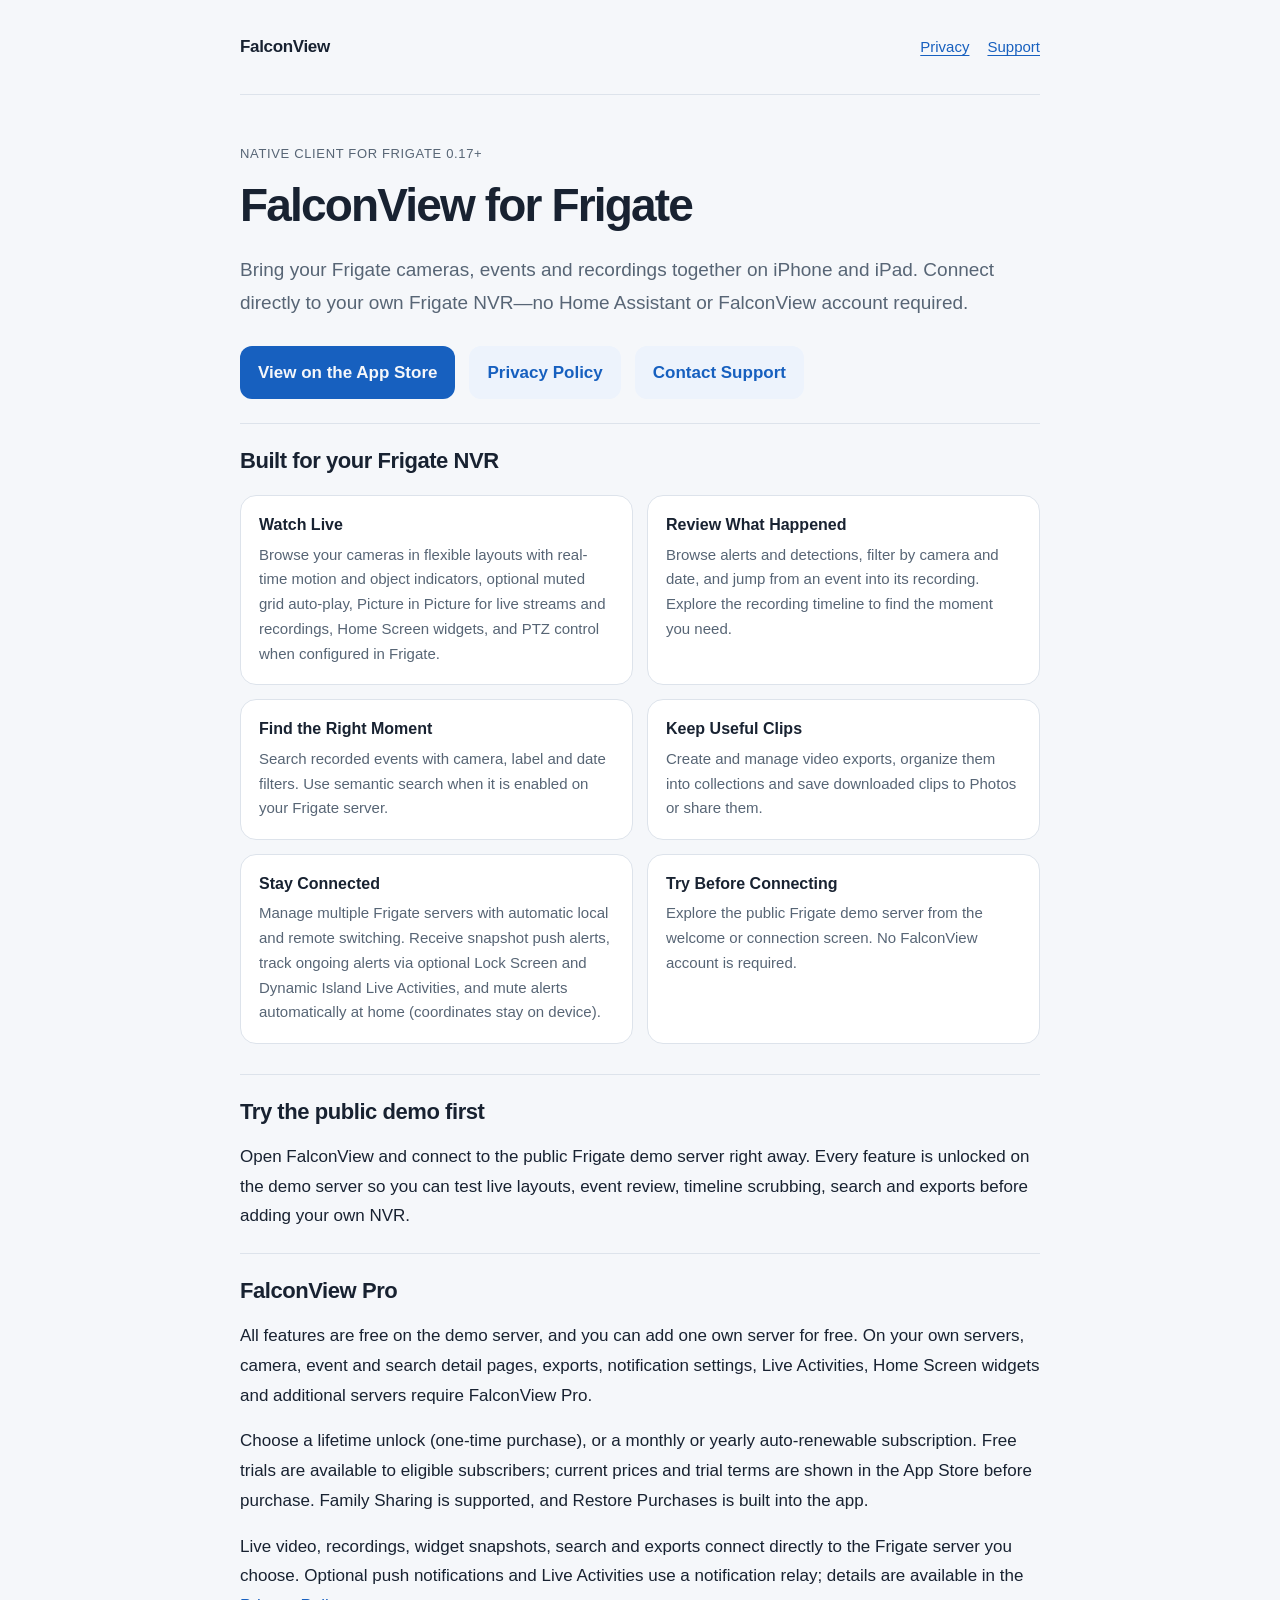
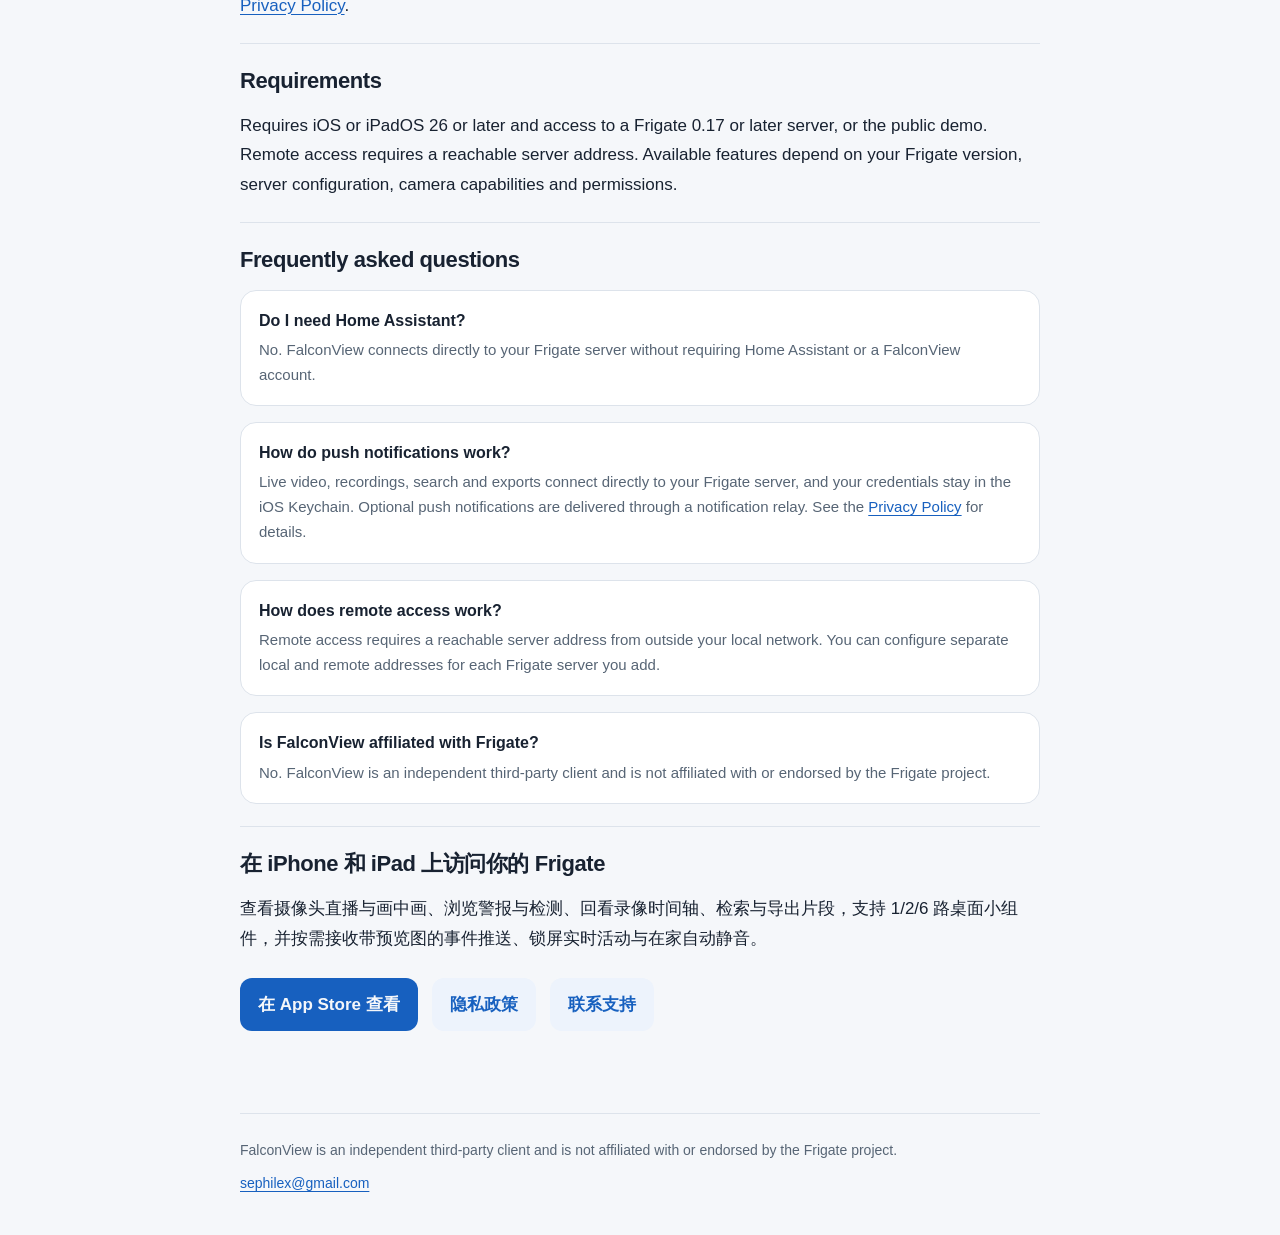
<file: index.html>
<!doctype html>
<html lang="en">
<head>
  <meta charset="utf-8">
  <meta name="viewport" content="width=device-width, initial-scale=1">
  <meta name="description" content="FalconView for Frigate is a native iPhone and iPad client for Frigate 0.17+ with live view, review timeline, search, exports, and optional push notifications—no Home Assistant or account required.">
  <meta property="og:type" content="website">
  <meta property="og:title" content="FalconView for Frigate">
  <meta property="og:description" content="A native iPhone and iPad client for your Frigate NVR. Watch live, revisit moments, search events, and save clips—without Home Assistant or an account.">
  <title>FalconView for Frigate</title>
  <link rel="stylesheet" href="styles.css">
</head>
<body>
  <a class="skip" href="#main">Skip to content</a>
  <header><a class="brand" href="./">FalconView</a><nav aria-label="Pages"><a href="privacy/">Privacy</a><a href="support/">Support</a></nav></header>
  <main id="main">
    <p class="eyebrow">NATIVE CLIENT FOR FRIGATE 0.17+</p>
    <h1>FalconView for Frigate</h1>
    <p class="intro">Bring your Frigate cameras, events and recordings together on iPhone and iPad. Connect directly to your own Frigate NVR—no Home Assistant or FalconView account required.</p>
    <div class="actions">
      <a class="action primary" href="https://apps.apple.com/app/id6818516011">View on the App Store</a>
      <a class="action" href="privacy/">Privacy Policy</a>
      <a class="action" href="support/">Contact Support</a>
    </div>

    <section aria-labelledby="features-heading">
      <h2 id="features-heading">Built for your Frigate NVR</h2>
      <div class="features">
        <div class="feature">
          <h3>Watch Live</h3>
          <p>Browse your cameras in flexible layouts with real-time motion and object indicators, optional muted grid auto-play, Picture in Picture for live streams and recordings, Home Screen widgets, and PTZ control when configured in Frigate.</p>
        </div>
        <div class="feature">
          <h3>Review What Happened</h3>
          <p>Browse alerts and detections, filter by camera and date, and jump from an event into its recording. Explore the recording timeline to find the moment you need.</p>
        </div>
        <div class="feature">
          <h3>Find the Right Moment</h3>
          <p>Search recorded events with camera, label and date filters. Use semantic search when it is enabled on your Frigate server.</p>
        </div>
        <div class="feature">
          <h3>Keep Useful Clips</h3>
          <p>Create and manage video exports, organize them into collections and save downloaded clips to Photos or share them.</p>
        </div>
        <div class="feature">
          <h3>Stay Connected</h3>
          <p>Manage multiple Frigate servers with automatic local and remote switching. Receive snapshot push alerts, track ongoing alerts via optional Lock Screen and Dynamic Island Live Activities, and mute alerts automatically at home (coordinates stay on device).</p>
        </div>
        <div class="feature">
          <h3>Try Before Connecting</h3>
          <p>Explore the public Frigate demo server from the welcome or connection screen. No FalconView account is required.</p>
        </div>
      </div>
    </section>

    <section aria-labelledby="demo-heading">
      <h2 id="demo-heading">Try the public demo first</h2>
      <p>Open FalconView and connect to the public Frigate demo server right away. Every feature is unlocked on the demo server so you can test live layouts, event review, timeline scrubbing, search and exports before adding your own NVR.</p>
    </section>

    <section aria-labelledby="pro-heading">
      <h2 id="pro-heading">FalconView Pro</h2>
      <p>All features are free on the demo server, and you can add one own server for free. On your own servers, camera, event and search detail pages, exports, notification settings, Live Activities, Home Screen widgets and additional servers require FalconView Pro.</p>
      <p>Choose a lifetime unlock (one-time purchase), or a monthly or yearly auto-renewable subscription. Free trials are available to eligible subscribers; current prices and trial terms are shown in the App Store before purchase. Family Sharing is supported, and Restore Purchases is built into the app.</p>
      <p>Live video, recordings, widget snapshots, search and exports connect directly to the Frigate server you choose. Optional push notifications and Live Activities use a notification relay; details are available in the <a href="privacy/">Privacy Policy</a>.</p>
    </section>

    <section aria-labelledby="requirements-heading">
      <h2 id="requirements-heading">Requirements</h2>
      <p>Requires iOS or iPadOS 26 or later and access to a Frigate 0.17 or later server, or the public demo. Remote access requires a reachable server address. Available features depend on your Frigate version, server configuration, camera capabilities and permissions.</p>
    </section>

    <section aria-labelledby="faq-heading">
      <h2 id="faq-heading">Frequently asked questions</h2>
      <div class="faq">
        <div class="faq-item">
          <h3>Do I need Home Assistant?</h3>
          <p>No. FalconView connects directly to your Frigate server without requiring Home Assistant or a FalconView account.</p>
        </div>
        <div class="faq-item">
          <h3>How do push notifications work?</h3>
          <p>Live video, recordings, search and exports connect directly to your Frigate server, and your credentials stay in the iOS Keychain. Optional push notifications are delivered through a notification relay. See the <a href="privacy/">Privacy Policy</a> for details.</p>
        </div>
        <div class="faq-item">
          <h3>How does remote access work?</h3>
          <p>Remote access requires a reachable server address from outside your local network. You can configure separate local and remote addresses for each Frigate server you add.</p>
        </div>
        <div class="faq-item">
          <h3>Is FalconView affiliated with Frigate?</h3>
          <p>No. FalconView is an independent third-party client and is not affiliated with or endorsed by the Frigate project.</p>
        </div>
      </div>
    </section>

    <section lang="zh-Hans" aria-labelledby="zh-heading">
      <h2 id="zh-heading">在 iPhone 和 iPad 上访问你的 Frigate</h2>
      <p>查看摄像头直播与画中画、浏览警报与检测、回看录像时间轴、检索与导出片段，支持 1/2/6 路桌面小组件，并按需接收带预览图的事件推送、锁屏实时活动与在家自动静音。</p>
      <div class="actions">
        <a class="action primary" href="https://apps.apple.com/app/id6818516011">在 App Store 查看</a>
        <a class="action" href="zh/privacy/">隐私政策</a>
        <a class="action" href="zh/support/">联系支持</a>
      </div>
    </section>
  </main>
  <footer><p>FalconView is an independent third-party client and is not affiliated with or endorsed by the Frigate project.</p><a href="mailto:sephilex@gmail.com">sephilex@gmail.com</a></footer>
</body>
</html>
</file>
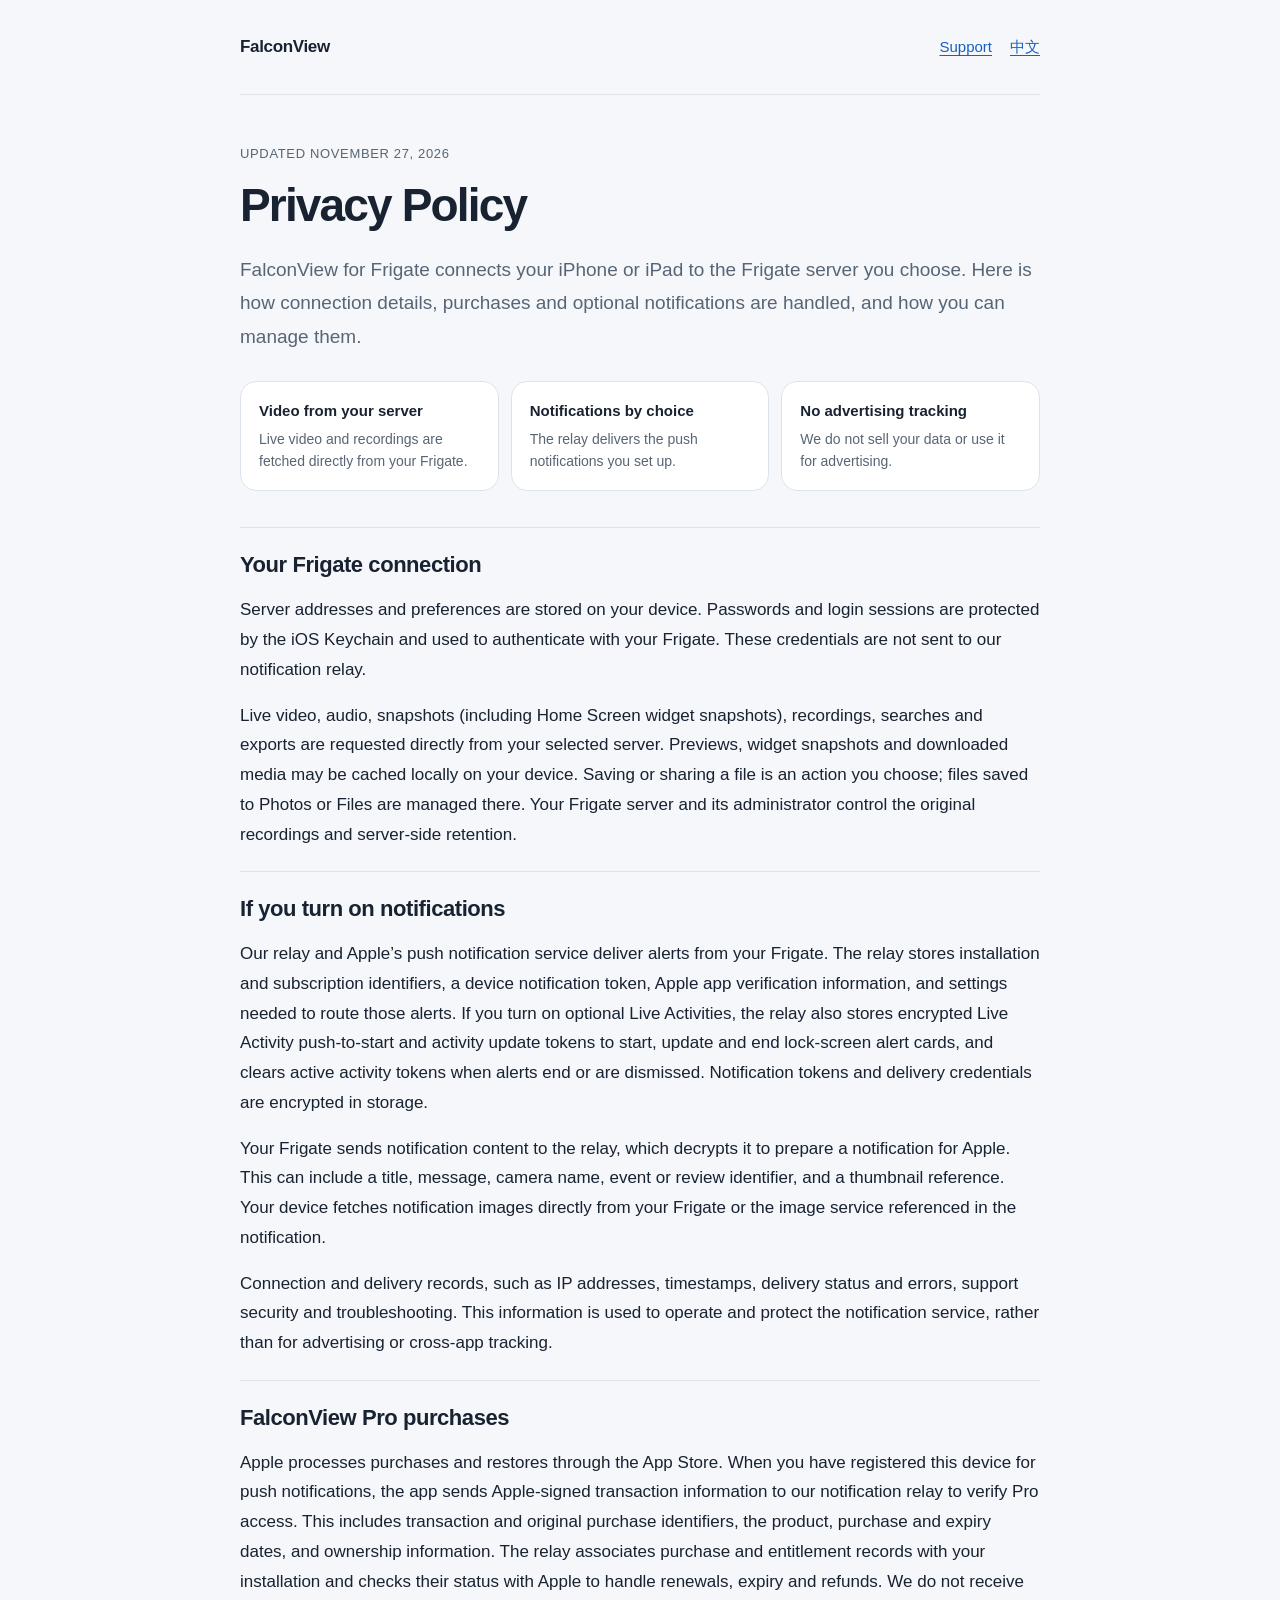
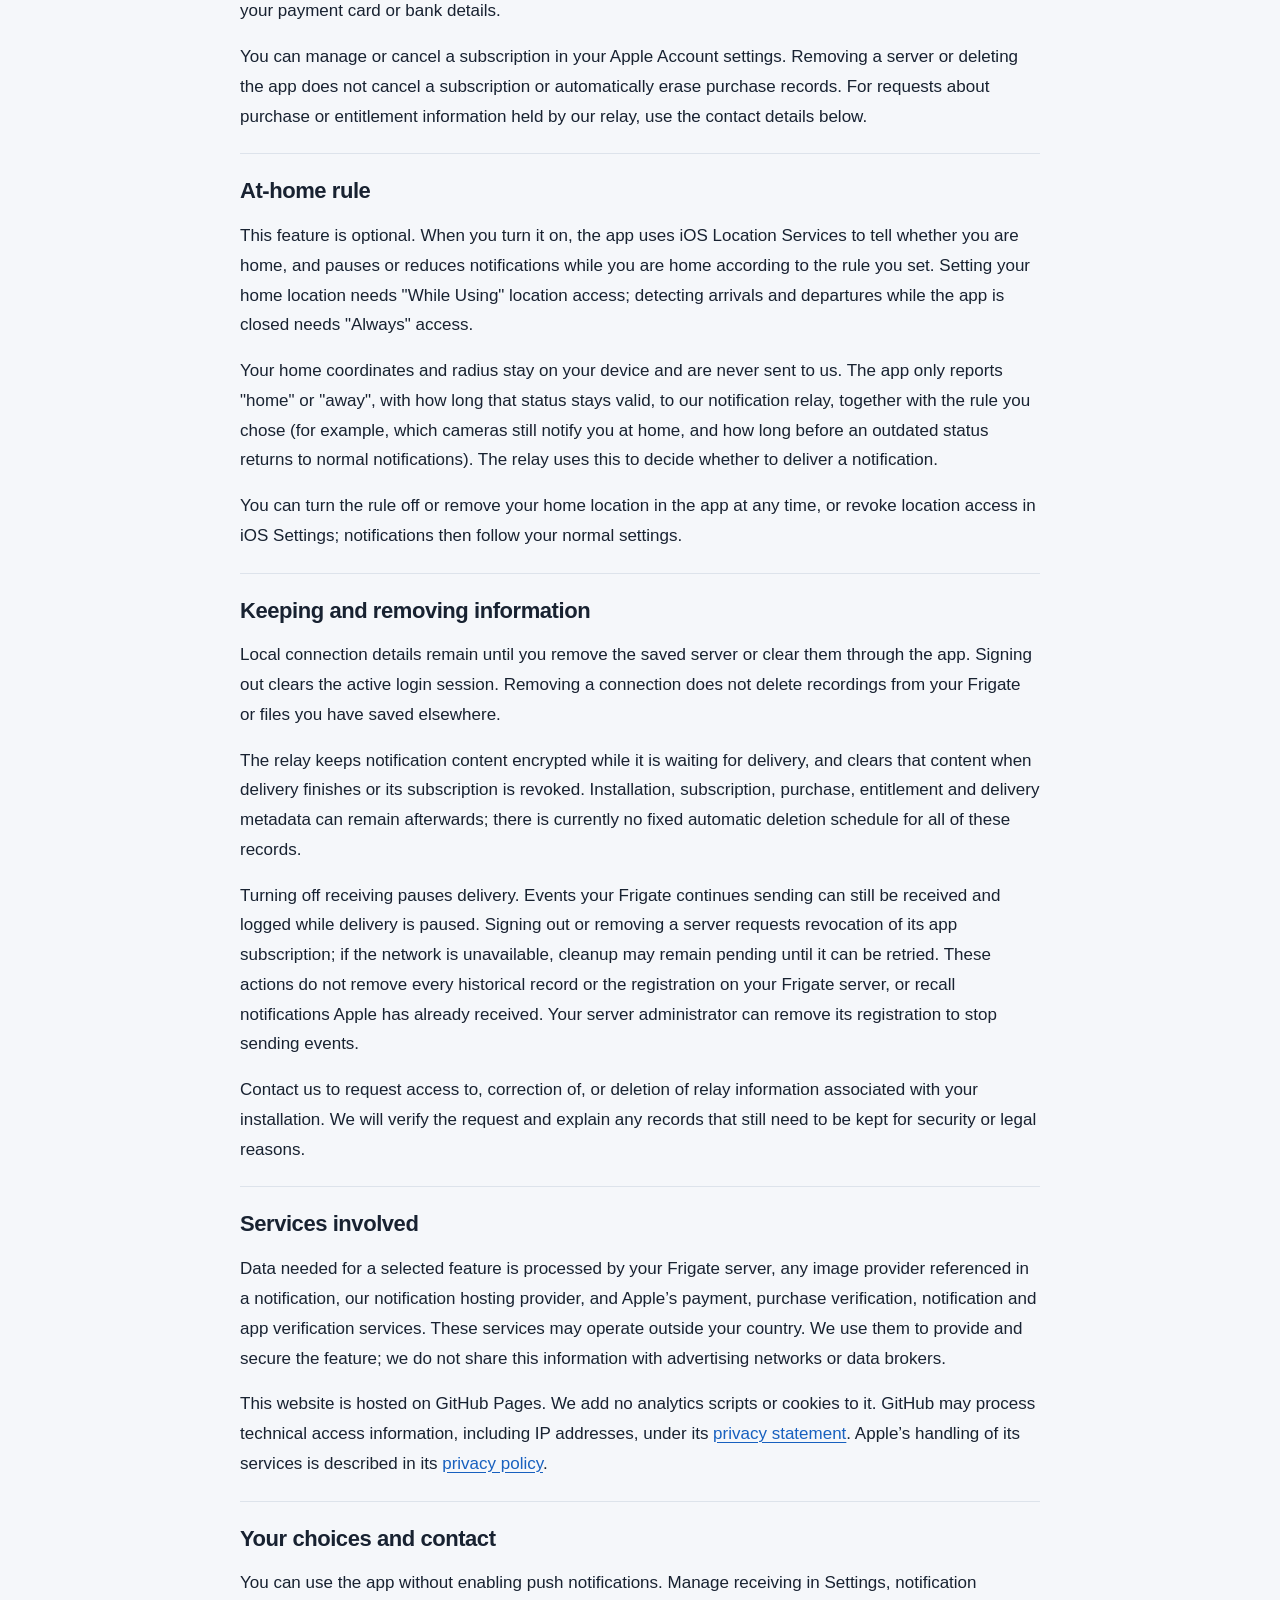
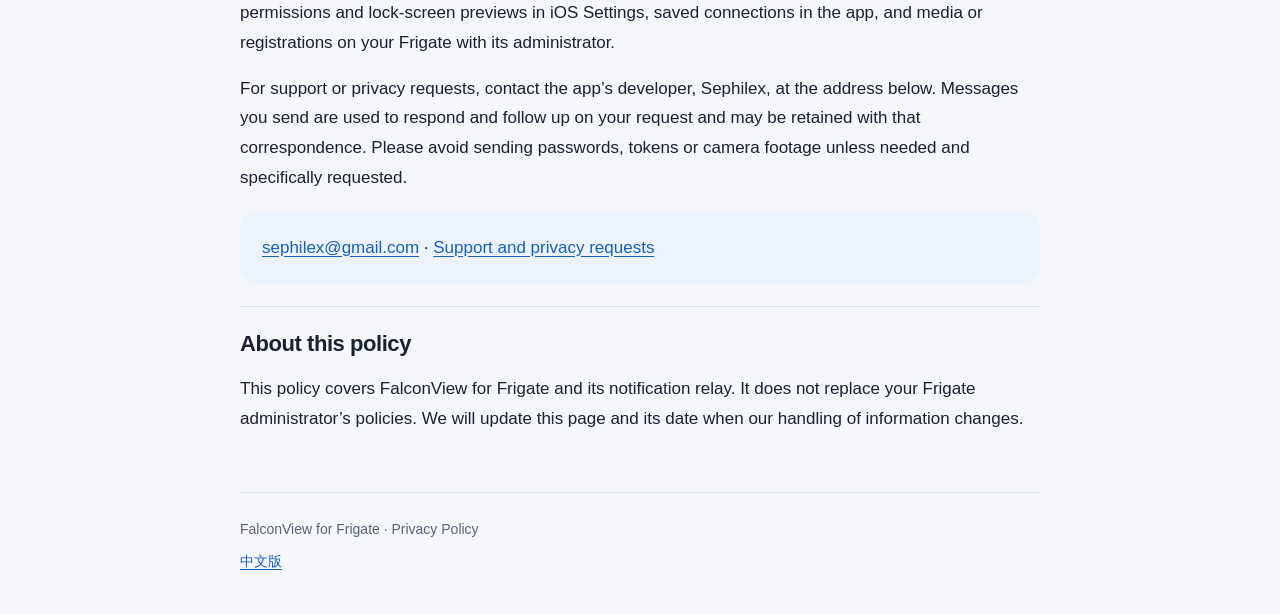
<file: privacy/index.html>
<!doctype html>
<html lang="en">
<head>
  <meta charset="utf-8">
  <meta name="viewport" content="width=device-width, initial-scale=1">
  <meta name="description" content="How FalconView handles your Frigate connection, optional notifications, and privacy choices.">
  <title>Privacy Policy · FalconView</title>
  <link rel="stylesheet" href="../styles.css">
  <link rel="alternate" hreflang="zh-Hans" href="../zh/privacy/">
</head>
<body>
  <a class="skip" href="#main">Skip to content</a>
  <header><a class="brand" href="../">FalconView</a><nav aria-label="Pages"><a href="../support/">Support</a><a href="../zh/privacy/" lang="zh-Hans">中文</a></nav></header>
  <main id="main">
    <p class="eyebrow">UPDATED NOVEMBER 27, 2026</p>
    <h1>Privacy Policy</h1>
    <p class="intro">FalconView for Frigate connects your iPhone or iPad to the Frigate server you choose. Here is how connection details, purchases and optional notifications are handled, and how you can manage them.</p>
    <div class="highlights" aria-label="At a glance">
      <div class="highlight"><strong>Video from your server</strong><span>Live video and recordings are fetched directly from your Frigate.</span></div>
      <div class="highlight"><strong>Notifications by choice</strong><span>The relay delivers the push notifications you set up.</span></div>
      <div class="highlight"><strong>No advertising tracking</strong><span>We do not sell your data or use it for advertising.</span></div>
    </div>
    <section>
      <h2>Your Frigate connection</h2>
      <p>Server addresses and preferences are stored on your device. Passwords and login sessions are protected by the iOS Keychain and used to authenticate with your Frigate. These credentials are not sent to our notification relay.</p>
      <p>Live video, audio, snapshots (including Home Screen widget snapshots), recordings, searches and exports are requested directly from your selected server. Previews, widget snapshots and downloaded media may be cached locally on your device. Saving or sharing a file is an action you choose; files saved to Photos or Files are managed there. Your Frigate server and its administrator control the original recordings and server-side retention.</p>
    </section>
    <section>
      <h2>If you turn on notifications</h2>
      <p>Our relay and Apple’s push notification service deliver alerts from your Frigate. The relay stores installation and subscription identifiers, a device notification token, Apple app verification information, and settings needed to route those alerts. If you turn on optional Live Activities, the relay also stores encrypted Live Activity push-to-start and activity update tokens to start, update and end lock-screen alert cards, and clears active activity tokens when alerts end or are dismissed. Notification tokens and delivery credentials are encrypted in storage.</p>
      <p>Your Frigate sends notification content to the relay, which decrypts it to prepare a notification for Apple. This can include a title, message, camera name, event or review identifier, and a thumbnail reference. Your device fetches notification images directly from your Frigate or the image service referenced in the notification.</p>
      <p>Connection and delivery records, such as IP addresses, timestamps, delivery status and errors, support security and troubleshooting. This information is used to operate and protect the notification service, rather than for advertising or cross-app tracking.</p>
    </section>
    <section>
      <h2>FalconView Pro purchases</h2>
      <p>Apple processes purchases and restores through the App Store. When you have registered this device for push notifications, the app sends Apple-signed transaction information to our notification relay to verify Pro access. This includes transaction and original purchase identifiers, the product, purchase and expiry dates, and ownership information. The relay associates purchase and entitlement records with your installation and checks their status with Apple to handle renewals, expiry and refunds. We do not receive your payment card or bank details.</p>
      <p>You can manage or cancel a subscription in your Apple Account settings. Removing a server or deleting the app does not cancel a subscription or automatically erase purchase records. For requests about purchase or entitlement information held by our relay, use the contact details below.</p>
    </section>
    <section>
      <h2>At-home rule</h2>
      <p>This feature is optional. When you turn it on, the app uses iOS Location Services to tell whether you are home, and pauses or reduces notifications while you are home according to the rule you set. Setting your home location needs "While Using" location access; detecting arrivals and departures while the app is closed needs "Always" access.</p>
      <p>Your home coordinates and radius stay on your device and are never sent to us. The app only reports "home" or "away", with how long that status stays valid, to our notification relay, together with the rule you chose (for example, which cameras still notify you at home, and how long before an outdated status returns to normal notifications). The relay uses this to decide whether to deliver a notification.</p>
      <p>You can turn the rule off or remove your home location in the app at any time, or revoke location access in iOS Settings; notifications then follow your normal settings.</p>
    </section>
    <section>
      <h2>Keeping and removing information</h2>
      <p>Local connection details remain until you remove the saved server or clear them through the app. Signing out clears the active login session. Removing a connection does not delete recordings from your Frigate or files you have saved elsewhere.</p>
      <p>The relay keeps notification content encrypted while it is waiting for delivery, and clears that content when delivery finishes or its subscription is revoked. Installation, subscription, purchase, entitlement and delivery metadata can remain afterwards; there is currently no fixed automatic deletion schedule for all of these records.</p>
      <p>Turning off receiving pauses delivery. Events your Frigate continues sending can still be received and logged while delivery is paused. Signing out or removing a server requests revocation of its app subscription; if the network is unavailable, cleanup may remain pending until it can be retried. These actions do not remove every historical record or the registration on your Frigate server, or recall notifications Apple has already received. Your server administrator can remove its registration to stop sending events.</p>
      <p>Contact us to request access to, correction of, or deletion of relay information associated with your installation. We will verify the request and explain any records that still need to be kept for security or legal reasons.</p>
    </section>
    <section>
      <h2>Services involved</h2>
      <p>Data needed for a selected feature is processed by your Frigate server, any image provider referenced in a notification, our notification hosting provider, and Apple’s payment, purchase verification, notification and app verification services. These services may operate outside your country. We use them to provide and secure the feature; we do not share this information with advertising networks or data brokers.</p>
      <p>This website is hosted on GitHub Pages. We add no analytics scripts or cookies to it. GitHub may process technical access information, including IP addresses, under its <a href="https://docs.github.com/en/site-policy/privacy-policies/github-general-privacy-statement">privacy statement</a>. Apple’s handling of its services is described in its <a href="https://www.apple.com/legal/privacy/">privacy policy</a>.</p>
    </section>
    <section>
      <h2>Your choices and contact</h2>
      <p>You can use the app without enabling push notifications. Manage receiving in Settings, notification permissions and lock-screen previews in iOS Settings, saved connections in the app, and media or registrations on your Frigate with its administrator.</p>
      <p>For support or privacy requests, contact the app’s developer, Sephilex, at the address below. Messages you send are used to respond and follow up on your request and may be retained with that correspondence. Please avoid sending passwords, tokens or camera footage unless needed and specifically requested.</p>
      <div class="contact"><a href="mailto:sephilex@gmail.com">sephilex@gmail.com</a> · <a href="../support/">Support and privacy requests</a></div>
    </section>
    <section>
      <h2>About this policy</h2>
      <p>This policy covers FalconView for Frigate and its notification relay. It does not replace your Frigate administrator’s policies. We will update this page and its date when our handling of information changes.</p>
    </section>
  </main>
  <footer><p>FalconView for Frigate · Privacy Policy</p><a href="../zh/privacy/" lang="zh-Hans">中文版</a></footer>
</body>
</html>
</file>
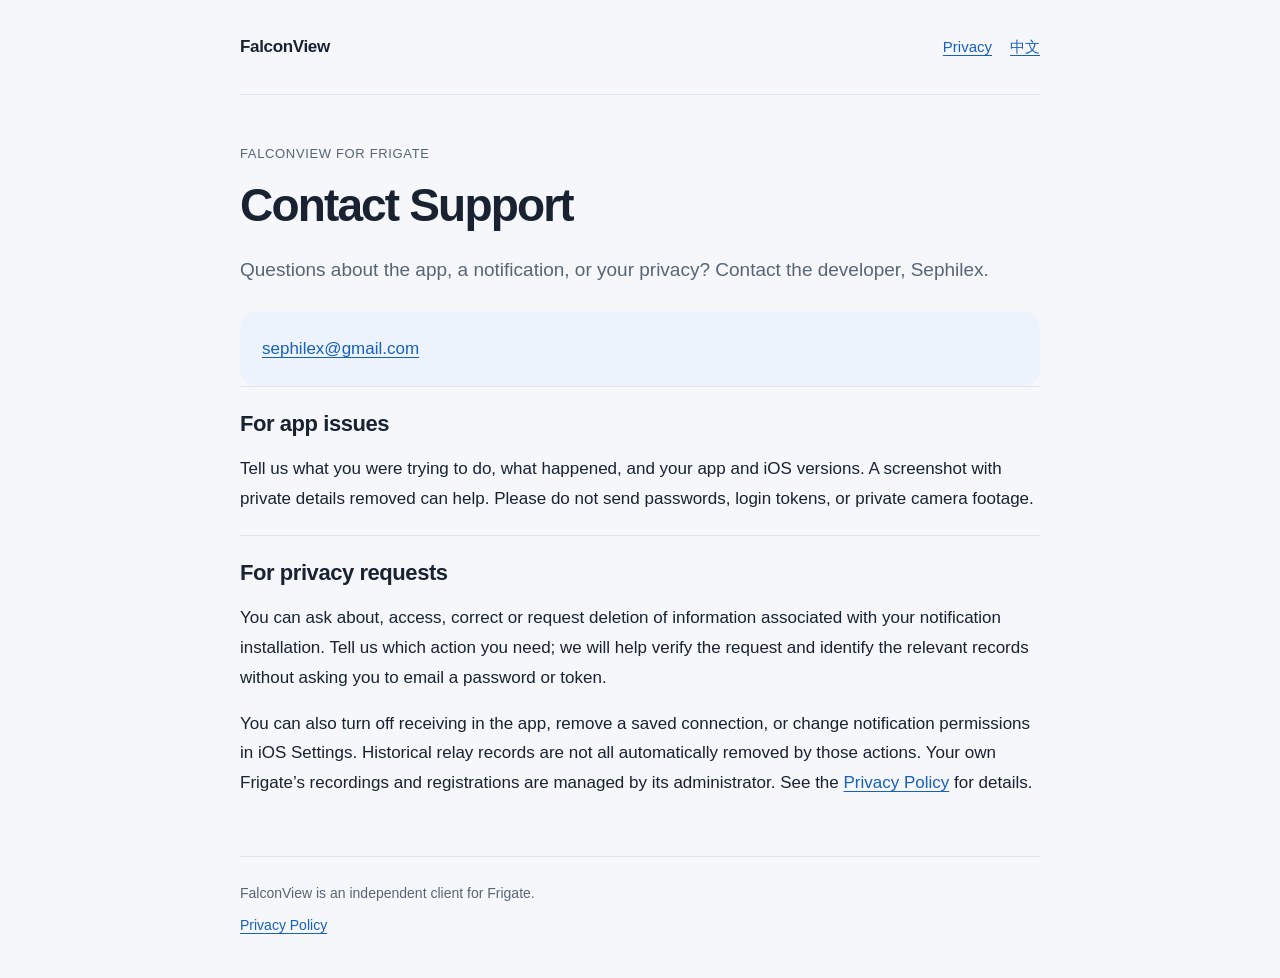
<file: support/index.html>
<!doctype html>
<html lang="en">
<head>
  <meta charset="utf-8">
  <meta name="viewport" content="width=device-width, initial-scale=1">
  <meta name="description" content="Contact the developer of FalconView for Frigate for support or privacy requests.">
  <title>Support · FalconView</title>
  <link rel="stylesheet" href="../styles.css">
  <link rel="alternate" hreflang="zh-Hans" href="../zh/support/">
</head>
<body>
  <a class="skip" href="#main">Skip to content</a>
  <header><a class="brand" href="../">FalconView</a><nav aria-label="Pages"><a href="../privacy/">Privacy</a><a href="../zh/support/" lang="zh-Hans">中文</a></nav></header>
  <main id="main">
    <p class="eyebrow">FALCONVIEW FOR FRIGATE</p>
    <h1>Contact Support</h1>
    <p class="intro">Questions about the app, a notification, or your privacy? Contact the developer, Sephilex.</p>
    <div class="contact"><a href="mailto:sephilex@gmail.com">sephilex@gmail.com</a></div>
    <section>
      <h2>For app issues</h2>
      <p>Tell us what you were trying to do, what happened, and your app and iOS versions. A screenshot with private details removed can help. Please do not send passwords, login tokens, or private camera footage.</p>
    </section>
    <section id="privacy">
      <h2>For privacy requests</h2>
      <p>You can ask about, access, correct or request deletion of information associated with your notification installation. Tell us which action you need; we will help verify the request and identify the relevant records without asking you to email a password or token.</p>
      <p>You can also turn off receiving in the app, remove a saved connection, or change notification permissions in iOS Settings. Historical relay records are not all automatically removed by those actions. Your own Frigate’s recordings and registrations are managed by its administrator. See the <a href="../privacy/">Privacy Policy</a> for details.</p>
    </section>
  </main>
  <footer><p>FalconView is an independent client for Frigate.</p><a href="../privacy/">Privacy Policy</a></footer>
</body>
</html>
</file>
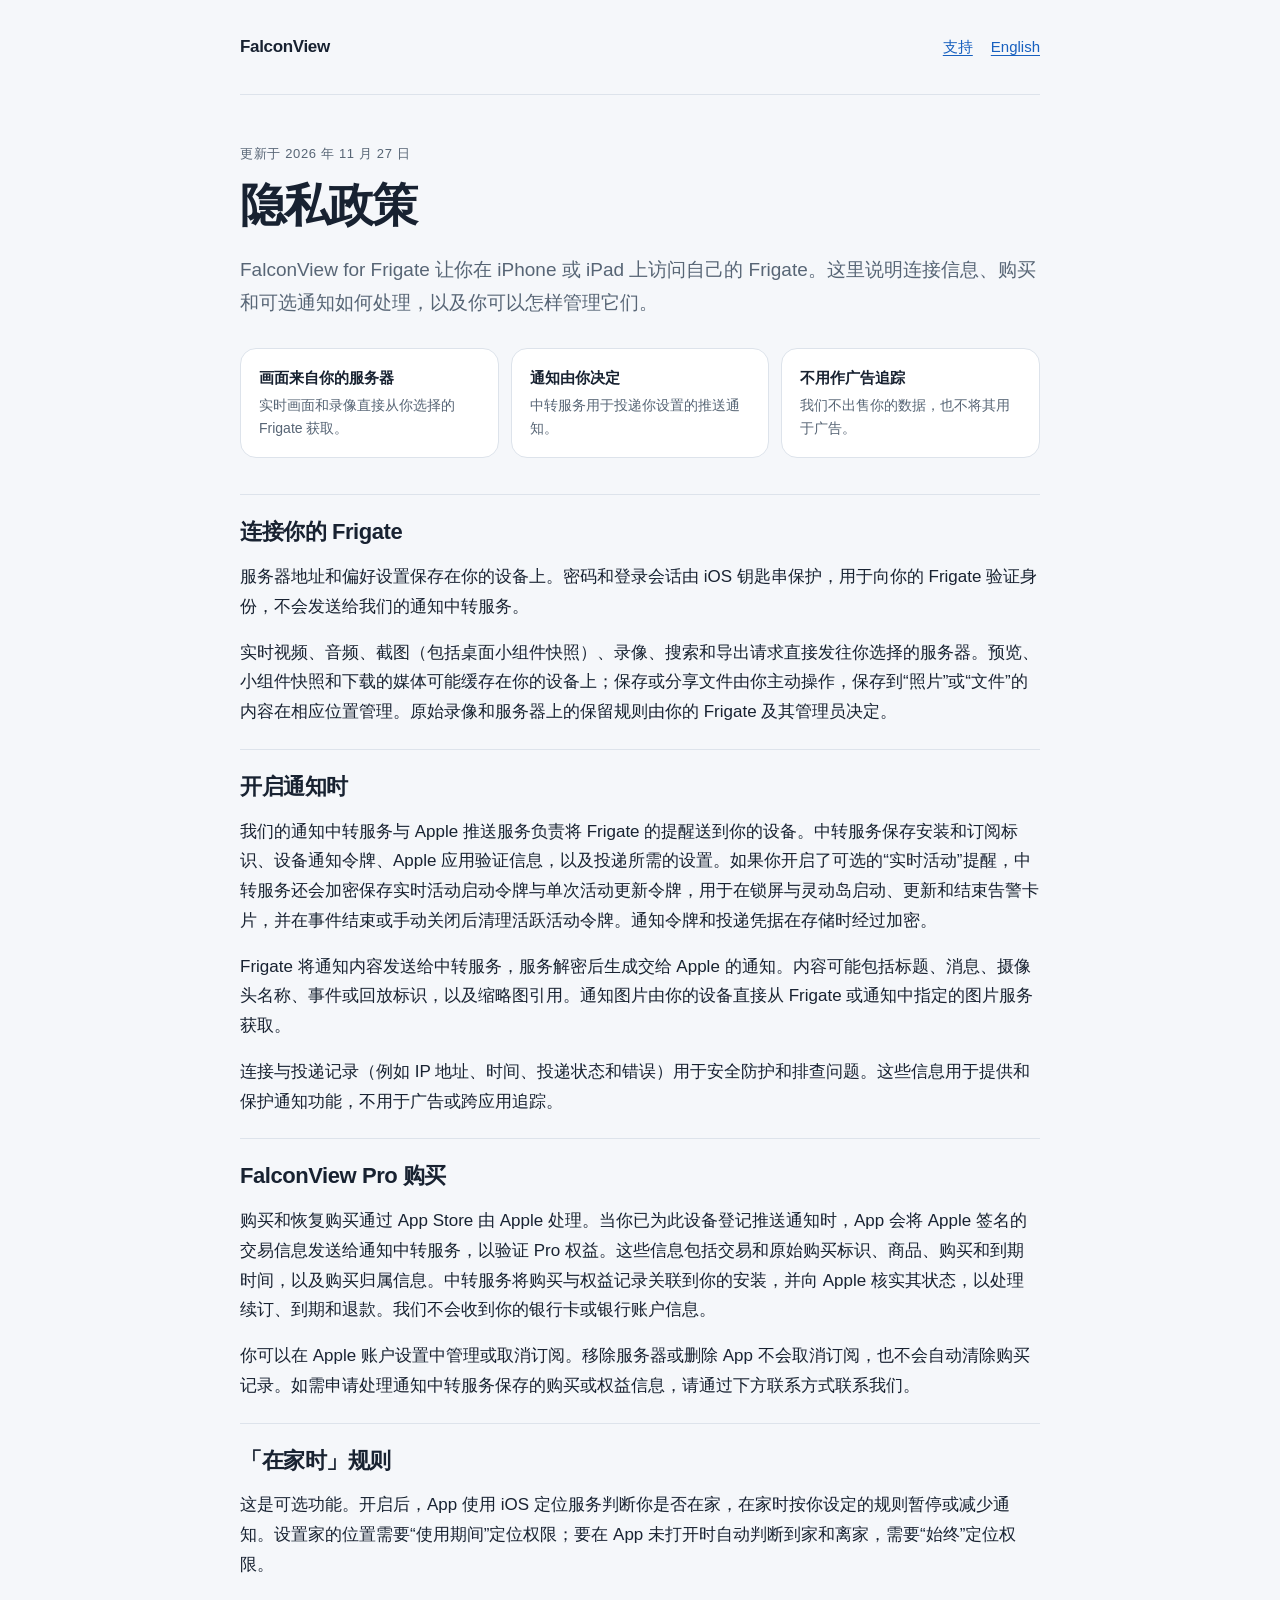
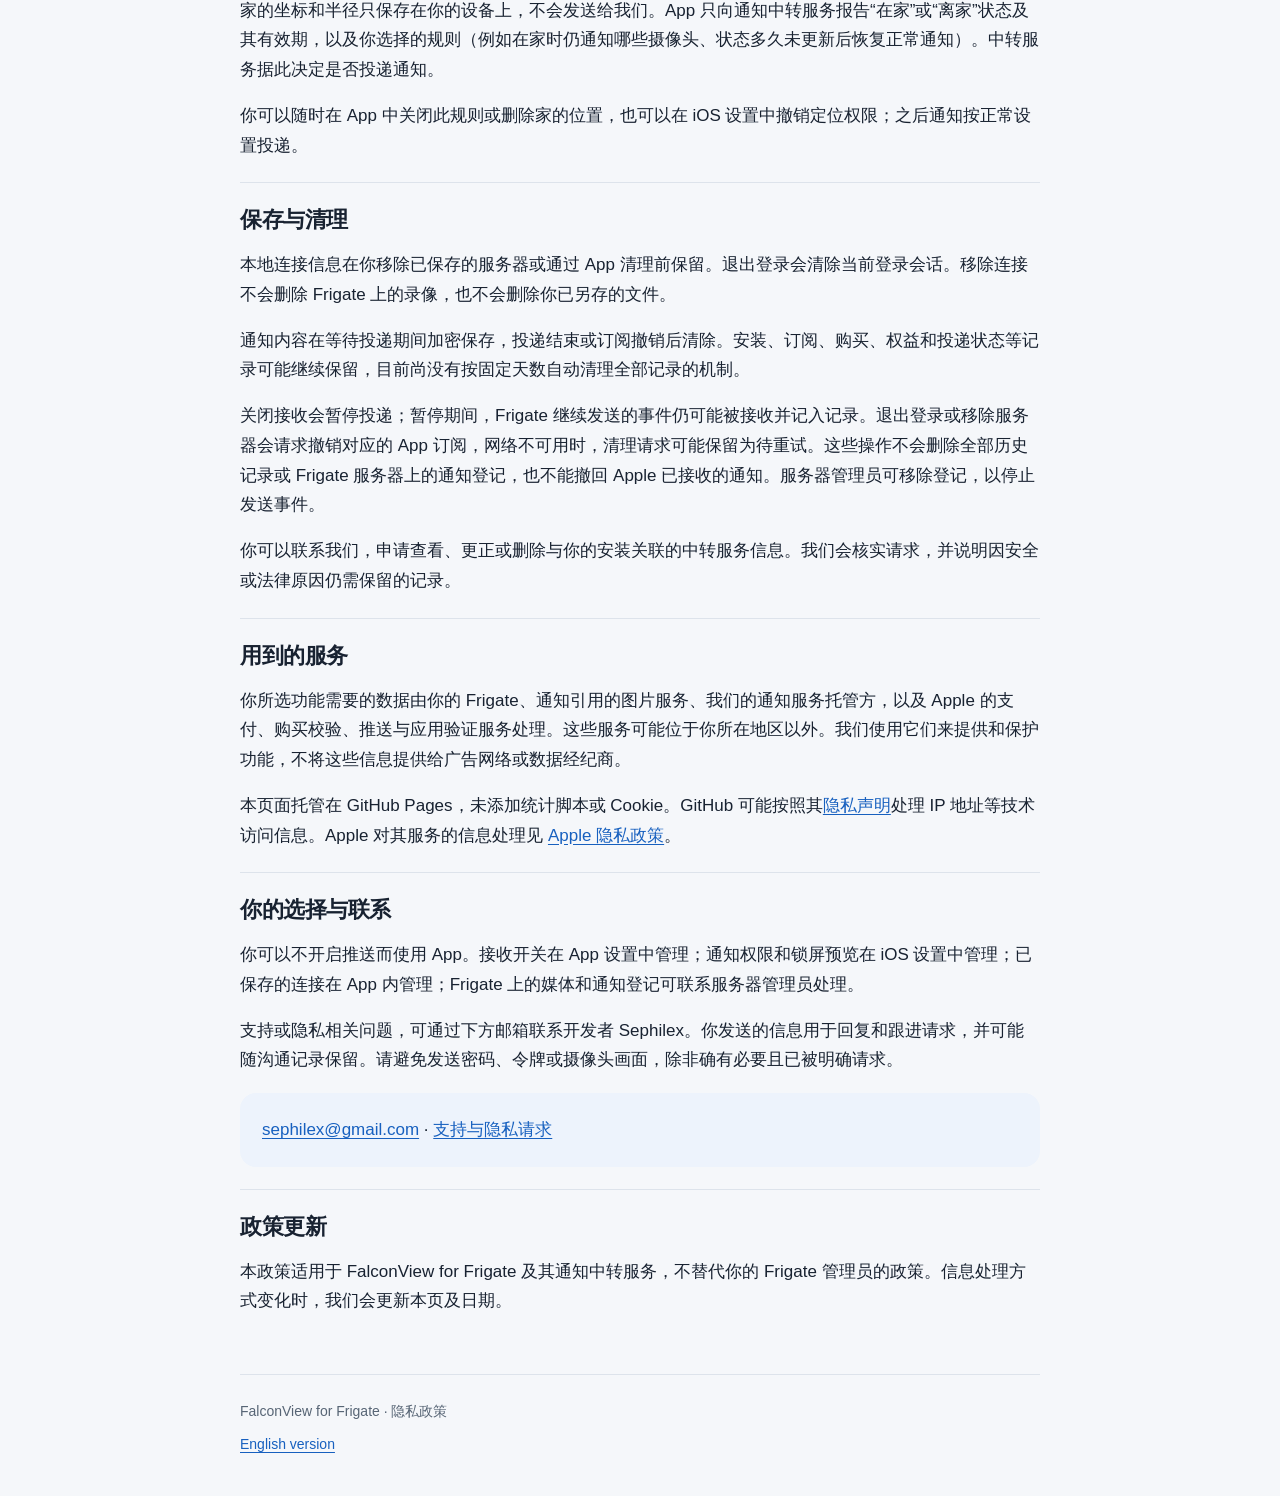
<file: zh/privacy/index.html>
<!doctype html>
<html lang="zh-Hans">
<head>
  <meta charset="utf-8">
  <meta name="viewport" content="width=device-width, initial-scale=1">
  <meta name="description" content="了解 FalconView 如何处理 Frigate 连接信息、可选通知，以及你的隐私管理选项。">
  <title>隐私政策 · FalconView</title>
  <link rel="stylesheet" href="../../styles.css">
  <link rel="alternate" hreflang="en" href="../../privacy/">
</head>
<body>
  <a class="skip" href="#main">跳到正文</a>
  <header><a class="brand" href="../../">FalconView</a><nav aria-label="页面"><a href="../support/">支持</a><a href="../../privacy/" lang="en">English</a></nav></header>
  <main id="main">
    <p class="eyebrow">更新于 2026 年 11 月 27 日</p>
    <h1>隐私政策</h1>
    <p class="intro">FalconView for Frigate 让你在 iPhone 或 iPad 上访问自己的 Frigate。这里说明连接信息、购买和可选通知如何处理，以及你可以怎样管理它们。</p>
    <div class="highlights" aria-label="概览">
      <div class="highlight"><strong>画面来自你的服务器</strong><span>实时画面和录像直接从你选择的 Frigate 获取。</span></div>
      <div class="highlight"><strong>通知由你决定</strong><span>中转服务用于投递你设置的推送通知。</span></div>
      <div class="highlight"><strong>不用作广告追踪</strong><span>我们不出售你的数据，也不将其用于广告。</span></div>
    </div>
    <section>
      <h2>连接你的 Frigate</h2>
      <p>服务器地址和偏好设置保存在你的设备上。密码和登录会话由 iOS 钥匙串保护，用于向你的 Frigate 验证身份，不会发送给我们的通知中转服务。</p>
      <p>实时视频、音频、截图（包括桌面小组件快照）、录像、搜索和导出请求直接发往你选择的服务器。预览、小组件快照和下载的媒体可能缓存在你的设备上；保存或分享文件由你主动操作，保存到“照片”或“文件”的内容在相应位置管理。原始录像和服务器上的保留规则由你的 Frigate 及其管理员决定。</p>
    </section>
    <section>
      <h2>开启通知时</h2>
      <p>我们的通知中转服务与 Apple 推送服务负责将 Frigate 的提醒送到你的设备。中转服务保存安装和订阅标识、设备通知令牌、Apple 应用验证信息，以及投递所需的设置。如果你开启了可选的“实时活动”提醒，中转服务还会加密保存实时活动启动令牌与单次活动更新令牌，用于在锁屏与灵动岛启动、更新和结束告警卡片，并在事件结束或手动关闭后清理活跃活动令牌。通知令牌和投递凭据在存储时经过加密。</p>
      <p>Frigate 将通知内容发送给中转服务，服务解密后生成交给 Apple 的通知。内容可能包括标题、消息、摄像头名称、事件或回放标识，以及缩略图引用。通知图片由你的设备直接从 Frigate 或通知中指定的图片服务获取。</p>
      <p>连接与投递记录（例如 IP 地址、时间、投递状态和错误）用于安全防护和排查问题。这些信息用于提供和保护通知功能，不用于广告或跨应用追踪。</p>
    </section>
    <section>
      <h2>FalconView Pro 购买</h2>
      <p>购买和恢复购买通过 App Store 由 Apple 处理。当你已为此设备登记推送通知时，App 会将 Apple 签名的交易信息发送给通知中转服务，以验证 Pro 权益。这些信息包括交易和原始购买标识、商品、购买和到期时间，以及购买归属信息。中转服务将购买与权益记录关联到你的安装，并向 Apple 核实其状态，以处理续订、到期和退款。我们不会收到你的银行卡或银行账户信息。</p>
      <p>你可以在 Apple 账户设置中管理或取消订阅。移除服务器或删除 App 不会取消订阅，也不会自动清除购买记录。如需申请处理通知中转服务保存的购买或权益信息，请通过下方联系方式联系我们。</p>
    </section>
    <section>
      <h2>「在家时」规则</h2>
      <p>这是可选功能。开启后，App 使用 iOS 定位服务判断你是否在家，在家时按你设定的规则暂停或减少通知。设置家的位置需要“使用期间”定位权限；要在 App 未打开时自动判断到家和离家，需要“始终”定位权限。</p>
      <p>家的坐标和半径只保存在你的设备上，不会发送给我们。App 只向通知中转服务报告“在家”或“离家”状态及其有效期，以及你选择的规则（例如在家时仍通知哪些摄像头、状态多久未更新后恢复正常通知）。中转服务据此决定是否投递通知。</p>
      <p>你可以随时在 App 中关闭此规则或删除家的位置，也可以在 iOS 设置中撤销定位权限；之后通知按正常设置投递。</p>
    </section>
    <section>
      <h2>保存与清理</h2>
      <p>本地连接信息在你移除已保存的服务器或通过 App 清理前保留。退出登录会清除当前登录会话。移除连接不会删除 Frigate 上的录像，也不会删除你已另存的文件。</p>
      <p>通知内容在等待投递期间加密保存，投递结束或订阅撤销后清除。安装、订阅、购买、权益和投递状态等记录可能继续保留，目前尚没有按固定天数自动清理全部记录的机制。</p>
      <p>关闭接收会暂停投递；暂停期间，Frigate 继续发送的事件仍可能被接收并记入记录。退出登录或移除服务器会请求撤销对应的 App 订阅，网络不可用时，清理请求可能保留为待重试。这些操作不会删除全部历史记录或 Frigate 服务器上的通知登记，也不能撤回 Apple 已接收的通知。服务器管理员可移除登记，以停止发送事件。</p>
      <p>你可以联系我们，申请查看、更正或删除与你的安装关联的中转服务信息。我们会核实请求，并说明因安全或法律原因仍需保留的记录。</p>
    </section>
    <section>
      <h2>用到的服务</h2>
      <p>你所选功能需要的数据由你的 Frigate、通知引用的图片服务、我们的通知服务托管方，以及 Apple 的支付、购买校验、推送与应用验证服务处理。这些服务可能位于你所在地区以外。我们使用它们来提供和保护功能，不将这些信息提供给广告网络或数据经纪商。</p>
      <p>本页面托管在 GitHub Pages，未添加统计脚本或 Cookie。GitHub 可能按照其<a href="https://docs.github.com/en/site-policy/privacy-policies/github-general-privacy-statement">隐私声明</a>处理 IP 地址等技术访问信息。Apple 对其服务的信息处理见 <a href="https://www.apple.com/legal/privacy/">Apple 隐私政策</a>。</p>
    </section>
    <section>
      <h2>你的选择与联系</h2>
      <p>你可以不开启推送而使用 App。接收开关在 App 设置中管理；通知权限和锁屏预览在 iOS 设置中管理；已保存的连接在 App 内管理；Frigate 上的媒体和通知登记可联系服务器管理员处理。</p>
      <p>支持或隐私相关问题，可通过下方邮箱联系开发者 Sephilex。你发送的信息用于回复和跟进请求，并可能随沟通记录保留。请避免发送密码、令牌或摄像头画面，除非确有必要且已被明确请求。</p>
      <div class="contact"><a href="mailto:sephilex@gmail.com">sephilex@gmail.com</a> · <a href="../support/">支持与隐私请求</a></div>
    </section>
    <section>
      <h2>政策更新</h2>
      <p>本政策适用于 FalconView for Frigate 及其通知中转服务，不替代你的 Frigate 管理员的政策。信息处理方式变化时，我们会更新本页及日期。</p>
    </section>
  </main>
  <footer><p>FalconView for Frigate · 隐私政策</p><a href="../../privacy/" lang="en">English version</a></footer>
</body>
</html>
</file>
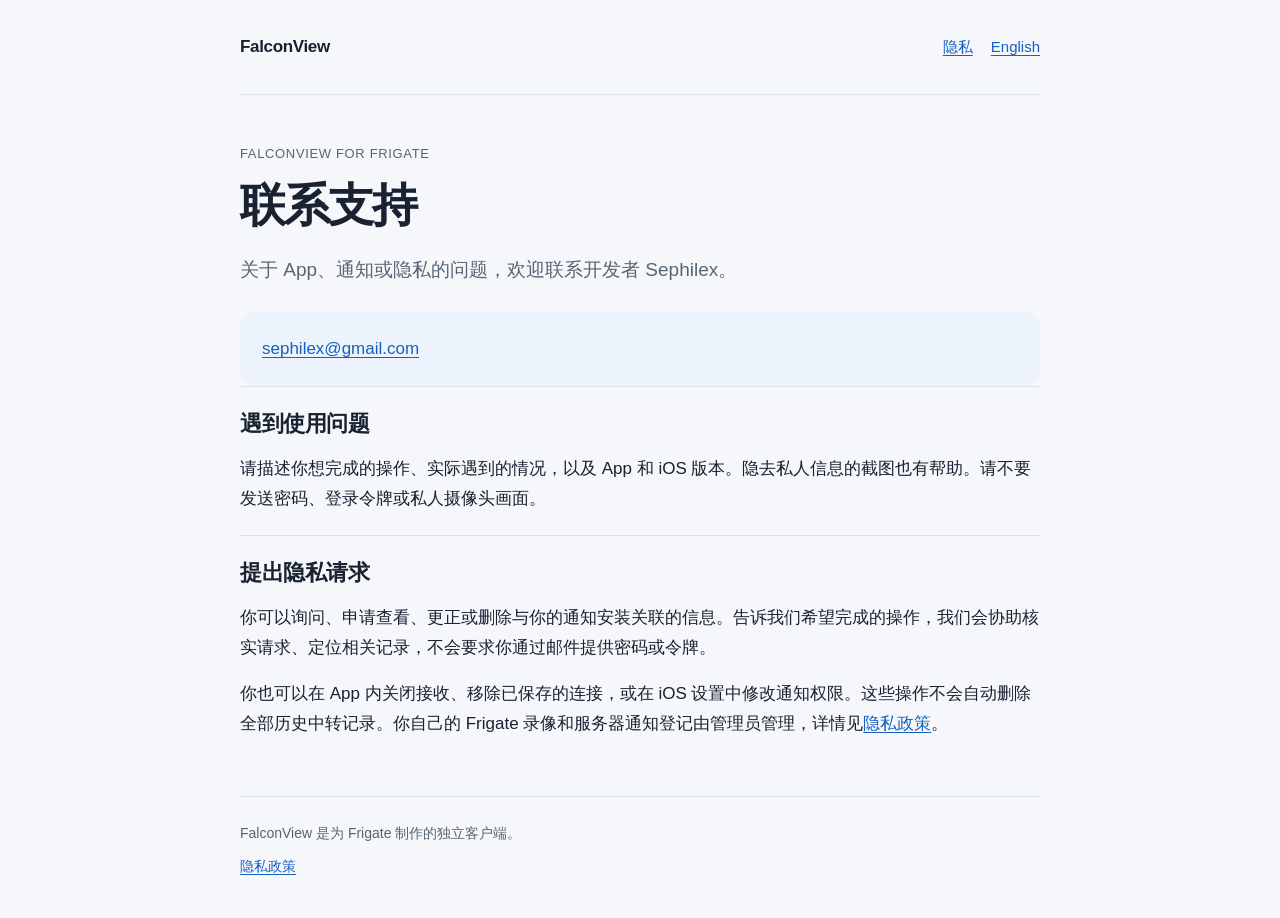
<file: zh/support/index.html>
<!doctype html>
<html lang="zh-Hans">
<head>
  <meta charset="utf-8">
  <meta name="viewport" content="width=device-width, initial-scale=1">
  <meta name="description" content="联系 FalconView for Frigate 开发者，获取支持或提出隐私请求。">
  <title>联系支持 · FalconView</title>
  <link rel="stylesheet" href="../../styles.css">
  <link rel="alternate" hreflang="en" href="../../support/">
</head>
<body>
  <a class="skip" href="#main">跳到正文</a>
  <header><a class="brand" href="../../">FalconView</a><nav aria-label="页面"><a href="../privacy/">隐私</a><a href="../../support/" lang="en">English</a></nav></header>
  <main id="main">
    <p class="eyebrow">FALCONVIEW FOR FRIGATE</p>
    <h1>联系支持</h1>
    <p class="intro">关于 App、通知或隐私的问题，欢迎联系开发者 Sephilex。</p>
    <div class="contact"><a href="mailto:sephilex@gmail.com">sephilex@gmail.com</a></div>
    <section>
      <h2>遇到使用问题</h2>
      <p>请描述你想完成的操作、实际遇到的情况，以及 App 和 iOS 版本。隐去私人信息的截图也有帮助。请不要发送密码、登录令牌或私人摄像头画面。</p>
    </section>
    <section id="privacy">
      <h2>提出隐私请求</h2>
      <p>你可以询问、申请查看、更正或删除与你的通知安装关联的信息。告诉我们希望完成的操作，我们会协助核实请求、定位相关记录，不会要求你通过邮件提供密码或令牌。</p>
      <p>你也可以在 App 内关闭接收、移除已保存的连接，或在 iOS 设置中修改通知权限。这些操作不会自动删除全部历史中转记录。你自己的 Frigate 录像和服务器通知登记由管理员管理，详情见<a href="../privacy/">隐私政策</a>。</p>
    </section>
  </main>
  <footer><p>FalconView 是为 Frigate 制作的独立客户端。</p><a href="../privacy/">隐私政策</a></footer>
</body>
</html>
</file>
<file: styles.css>
:root {
  color-scheme: light dark;
  --bg: #f5f7fa;
  --surface: #ffffff;
  --text: #182231;
  --muted: #576575;
  --line: #dde3eb;
  --accent: #1760bf;
  --soft: #edf3fc;
}
@media (prefers-color-scheme: dark) {
  :root {
    --bg: #0e131c;
    --surface: #161e2b;
    --text: #edf2fa;
    --muted: #b0bbca;
    --line: #303c4e;
    --accent: #8cbcff;
    --soft: #1a2a40;
  }
}
* { box-sizing: border-box; }
body {
  margin: 0;
  background: var(--bg);
  color: var(--text);
  font: 17px/1.75 -apple-system, BlinkMacSystemFont, "Segoe UI", sans-serif;
  -webkit-text-size-adjust: 100%;
}
a { color: var(--accent); text-underline-offset: .2em; }
a:hover { text-decoration-thickness: 2px; }
a:focus-visible { outline: 3px solid var(--accent); outline-offset: 5px; border-radius: 3px; }
.skip { position: absolute; top: -100px; left: 16px; background: var(--surface); padding: 12px; }
.skip:focus { top: 8px; }
header, main, footer { width: min(100% - 40px, 800px); margin-inline: auto; }
header {
  display: flex;
  align-items: center;
  justify-content: space-between;
  gap: 20px;
  padding-block: 24px;
  border-bottom: 1px solid var(--line);
}
.brand { color: var(--text); font-weight: 650; text-decoration: none; letter-spacing: -.02em; }
nav { display: flex; gap: 18px; align-items: center; font-size: 15px; }
nav a { padding-block: 10px; }
main { padding-block: 48px 36px; }
.eyebrow { color: var(--muted); font-size: 13px; letter-spacing: .05em; margin: 0 0 12px; }
h1 { font-size: clamp(30px, 6vw, 46px); line-height: 1.2; letter-spacing: -.04em; margin: 0 0 20px; }
.intro { color: var(--muted); font-size: 19px; line-height: 1.75; margin: 0 0 26px; }
.highlights { display: grid; grid-template-columns: repeat(3, 1fr); gap: 12px; margin-block: 28px 36px; }
.highlight { background: var(--surface); border: 1px solid var(--line); border-radius: 16px; padding: 18px; }
.highlight strong { display: block; font-size: 15px; line-height: 1.45; margin-bottom: 6px; }
.highlight span { display: block; color: var(--muted); font-size: 14px; line-height: 1.6; }
section { padding-block: 22px; border-top: 1px solid var(--line); }
h2 { font-size: 22px; line-height: 1.4; letter-spacing: -.02em; margin: 0 0 14px; }
p { margin: 0 0 16px; }
section p:last-child { margin-bottom: 0; }
.contact { background: var(--soft); padding: 22px; border-radius: 16px; margin-top: 18px; }
.contact a { overflow-wrap: anywhere; }
.actions { display: flex; flex-wrap: wrap; gap: 14px; margin-block: 24px; }
.action { display: inline-block; padding: 12px 18px; border-radius: 12px; background: var(--soft); font-weight: 600; text-decoration: none; }
.action.primary { background: var(--accent); color: var(--bg); }
.features { display: grid; grid-template-columns: repeat(2, 1fr); gap: 14px; margin-block: 18px 8px; }
.feature { background: var(--surface); border: 1px solid var(--line); border-radius: 16px; padding: 18px; }
.feature h3 { font-size: 16px; line-height: 1.4; margin: 0 0 6px; }
.feature p { color: var(--muted); font-size: 15px; line-height: 1.65; margin: 0; }
.faq { display: grid; gap: 16px; margin-top: 14px; }
.faq-item { background: var(--surface); border: 1px solid var(--line); border-radius: 16px; padding: 18px; }
.faq-item h3 { font-size: 16px; line-height: 1.45; margin: 0 0 6px; }
.faq-item p { color: var(--muted); font-size: 15px; line-height: 1.65; margin: 0; }
footer { padding-block: 24px 40px; border-top: 1px solid var(--line); color: var(--muted); font-size: 14px; }
footer p { margin-bottom: 8px; }
@media (max-width: 540px) {
  header, main, footer { width: calc(100% - 32px); }
  header { gap: 10px; padding-block: 18px; }
  nav { gap: 14px; }
  main { padding-top: 32px; }
  .highlights, .features { grid-template-columns: 1fr; gap: 10px; }
  .highlight, .feature, .faq-item { padding: 14px 18px; }
  .highlight strong { margin-bottom: 3px; }
}
@media print {
  :root { --bg: white; --surface: white; --text: black; --muted: #444; --line: #bbb; --accent: #222; --soft: white; }
  nav, .skip { display: none; }
  main { padding-top: 20px; }
  section { break-inside: avoid; }
}
</file>
